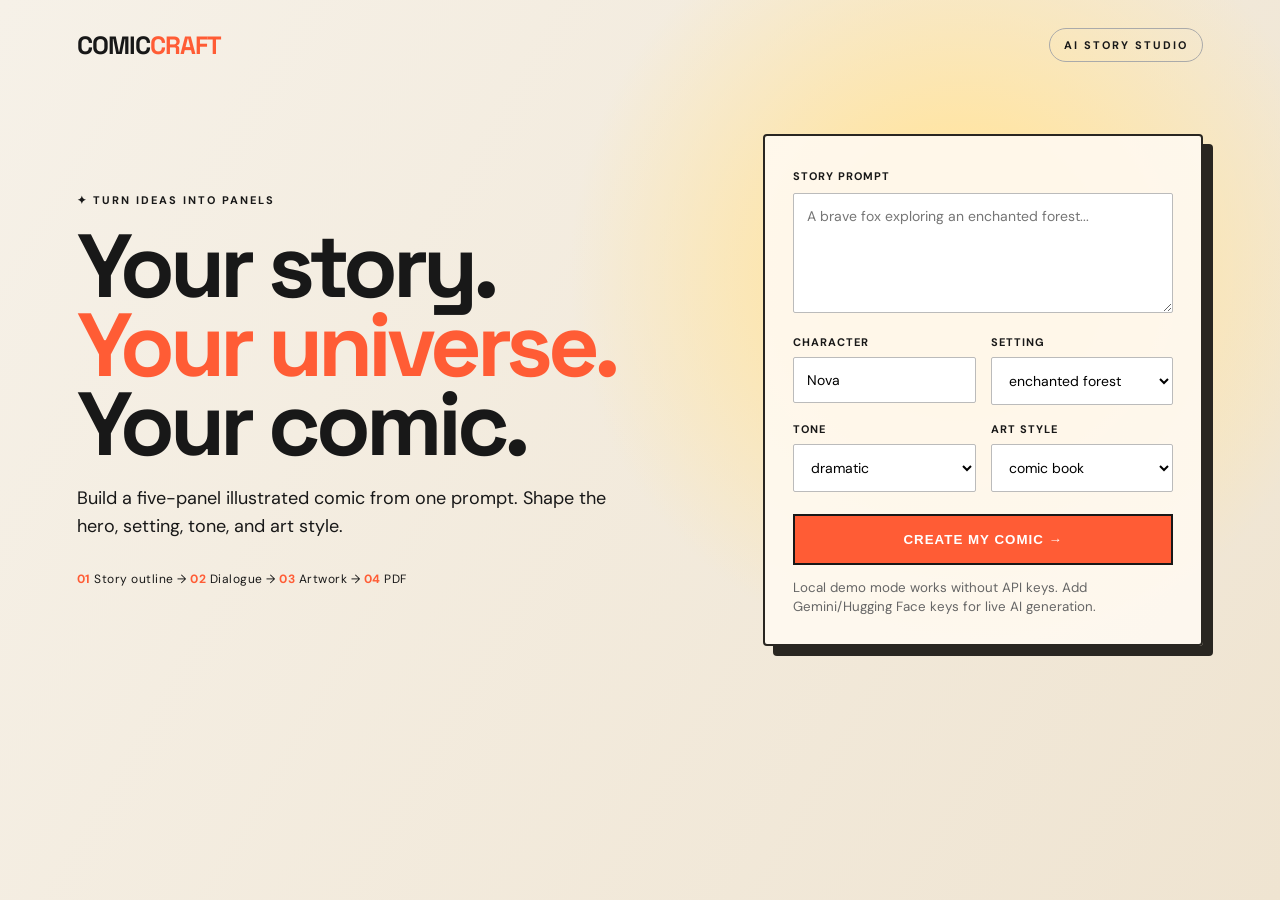
<file: templates/index.html>
<!doctype html><html><head><meta charset="utf-8"><meta name="viewport" content="width=device-width,initial-scale=1"><title>ComicCraft — AI Comic Generator</title><link rel="stylesheet" href="/static/css/style.css"></head><body><main class="hero"><nav><div class="brand">COMIC<span>CRAFT</span></div><div class="pill">AI STORY STUDIO</div></nav><section class="hero-grid"><div class="copy"><div class="eyebrow">✦ TURN IDEAS INTO PANELS</div><h1>Your story.<br><em>Your universe.</em><br>Your comic.</h1><p>Build a five-panel illustrated comic from one prompt. Shape the hero, setting, tone, and art style.</p><div class="mini"><span>01</span> Story outline → <span>02</span> Dialogue → <span>03</span> Artwork → <span>04</span> PDF</div></div><form action="/generate" method="post" class="card"><label>Story prompt<textarea name="story_prompt" required placeholder="A brave fox exploring an enchanted forest..."></textarea></label><div class="two"><label>Character<input name="character_name" value="Nova"></label><label>Setting<select name="setting"><option>enchanted forest</option><option>futuristic city</option><option>space station</option><option>school</option><option>underwater kingdom</option></select></label></div><div class="two"><label>Tone<select name="tone"><option>dramatic</option><option>funny</option><option>light-hearted</option><option>poetic</option><option>mysterious</option></select></label><label>Art style<select name="art_style"><option>comic book</option><option>anime</option><option>pixel art</option><option>realistic</option></select></label></div><button type="submit">CREATE MY COMIC <b>→</b></button><small>Local demo mode works without API keys. Add Gemini/Hugging Face keys for live AI generation.</small></form></section></main></body></html>
</file>
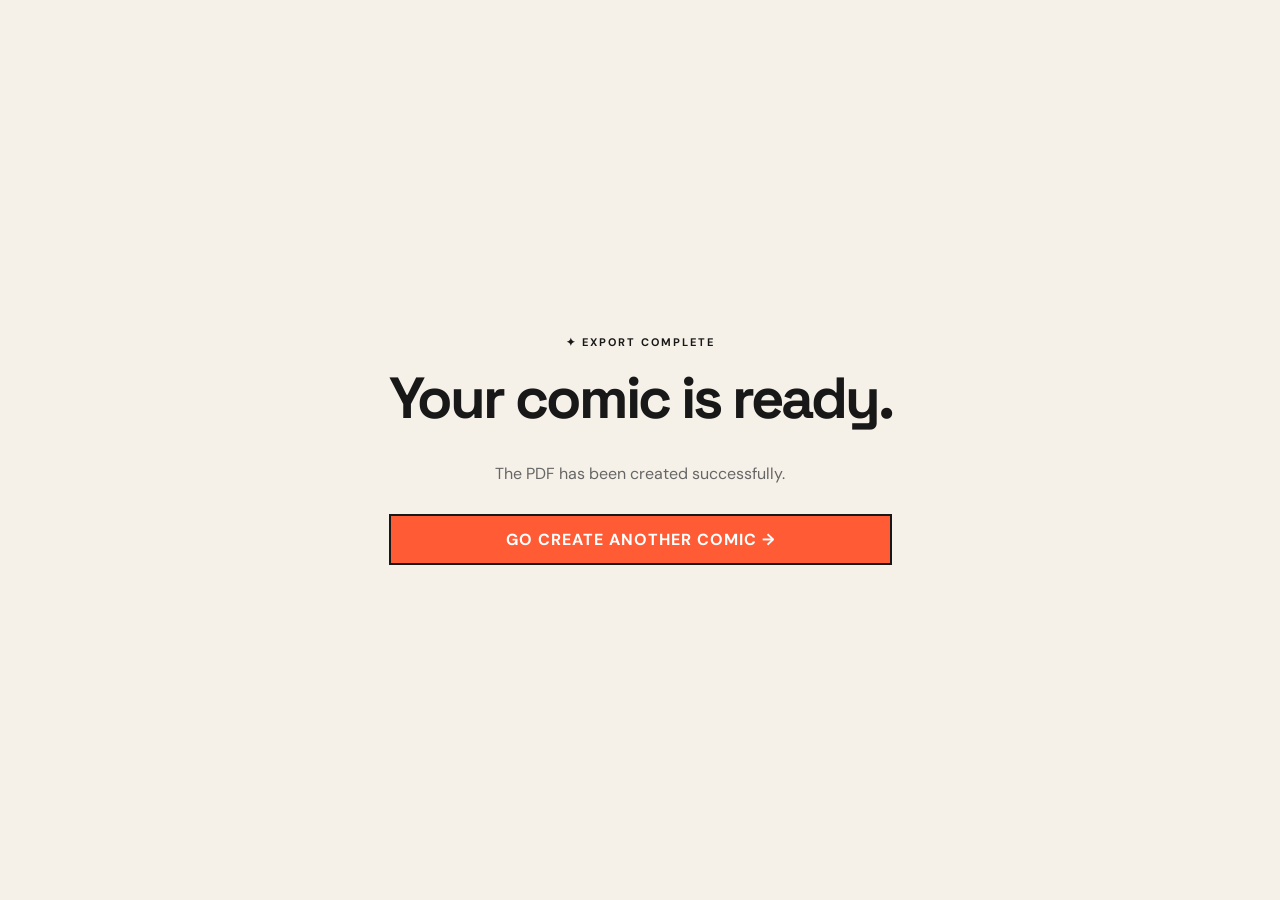
<file: templates/export_success.html>
<!doctype html><html><head><meta charset="utf-8"><link rel="stylesheet" href="/static/css/style.css"><title>Exported — ComicCraft</title></head><body><main class="success"><div class="eyebrow">✦ EXPORT COMPLETE</div><h1>Your comic is ready.</h1><p>The PDF has been created successfully.</p><a class="download" href="/">GO CREATE ANOTHER COMIC →</a></main></body></html>
</file>
<file: static/css/style.css>
@import url('https://fonts.googleapis.com/css2?family=DM+Sans:wght@400;500;700&family=Space+Grotesk:wght@600;700&display=swap');
:root{--ink:#181818;--paper:#f6f1e8;--cream:#fffaf1;--accent:#ff5c35;--line:#292621}*{box-sizing:border-box}body{margin:0;background:var(--paper);color:var(--ink);font-family:'DM Sans',sans-serif}a{text-decoration:none;color:inherit}.hero{min-height:100vh;padding:28px 6vw;background:radial-gradient(circle at 75% 30%,#ffe5a6 0 12%,transparent 34%),linear-gradient(120deg,#f6f1e8,#efe4d1)}nav,header{display:flex;justify-content:space-between;align-items:center}.brand{font:700 25px 'Space Grotesk';letter-spacing:-1px}.brand span{color:var(--accent)}.pill,.eyebrow{font-size:11px;font-weight:700;letter-spacing:2px}.pill{border:1px solid #aaa;padding:9px 14px;border-radius:30px}.hero-grid{max-width:1200px;margin:8vh auto;display:grid;grid-template-columns:1fr 440px;gap:8vw;align-items:center}.copy h1{font:700 clamp(55px,7vw,94px)/.88 'Space Grotesk';letter-spacing:-5px;margin:20px 0}.copy h1 em{color:var(--accent);font-style:normal}.copy p{font-size:18px;max-width:570px;line-height:1.6}.mini{margin-top:30px;font-size:12px;letter-spacing:.5px}.mini span{font-weight:700;color:var(--accent)}.card{background:rgba(255,250,241,.9);border:2px solid var(--line);box-shadow:10px 10px 0 var(--line);padding:28px;border-radius:4px}.card label{font-size:11px;font-weight:700;text-transform:uppercase;letter-spacing:1px}.card textarea,.card input,.card select{width:100%;margin-top:8px;background:white;border:1px solid #bbb;padding:13px;font:14px 'DM Sans';border-radius:2px}.card textarea{height:120px;resize:vertical}.two{display:grid;grid-template-columns:1fr 1fr;gap:15px;margin-top:17px}.card button,.download{display:block;width:100%;margin-top:22px;border:2px solid var(--ink);background:var(--accent);color:white;padding:16px;font-weight:700;letter-spacing:1px;cursor:pointer}.card small{display:block;margin-top:14px;color:#666;line-height:1.4}.preview{padding:25px 5vw}.preview header{border-bottom:1px solid #bbb;padding-bottom:20px}.preview header>div{display:flex;gap:12px;align-items:center}.secondary{font-size:13px}.download{width:auto;display:inline-block;padding:13px 18px;margin:0}.title{text-align:center;padding:65px 0 35px}.title h1,.success h1{font:700 58px 'Space Grotesk';margin:12px 0;letter-spacing:-3px}.title p{color:#666}.comic{max-width:950px;margin:auto;display:grid;grid-template-columns:1fr 1fr;gap:30px}.panel{background:var(--cream);border:2px solid var(--line);box-shadow:7px 7px 0 var(--line)}.panel:nth-child(3){grid-column:1/-1}.panel-head{display:flex;align-items:center;gap:14px;padding:15px 18px;border-bottom:2px solid var(--line)}.panel-head span{font-weight:700;color:var(--accent)}.panel-head h2{font:700 22px 'Space Grotesk';margin:0}.panel img{display:block;width:100%;border-bottom:2px solid var(--line)}.text{padding:18px;line-height:1.5;font-size:13px}.text i{color:#555}.text p{margin:11px 0}.text strong{font-size:9px;letter-spacing:1px}.dialogue{font-weight:700;border-left:4px solid var(--accent);padding-left:10px}.preview footer{max-width:950px;margin:45px auto 20px;text-align:center}.big{font-size:15px}.success{min-height:100vh;display:grid;place-content:center;text-align:center}.success p{color:#666;margin-bottom:30px}.success .download{width:auto}@media(max-width:850px){.hero-grid,.comic{grid-template-columns:1fr}.copy h1{font-size:58px}.panel:nth-child(3){grid-column:auto}.hero{padding:20px}.two{grid-template-columns:1fr}.preview{padding:18px}.title h1{font-size:42px}}
</file>
